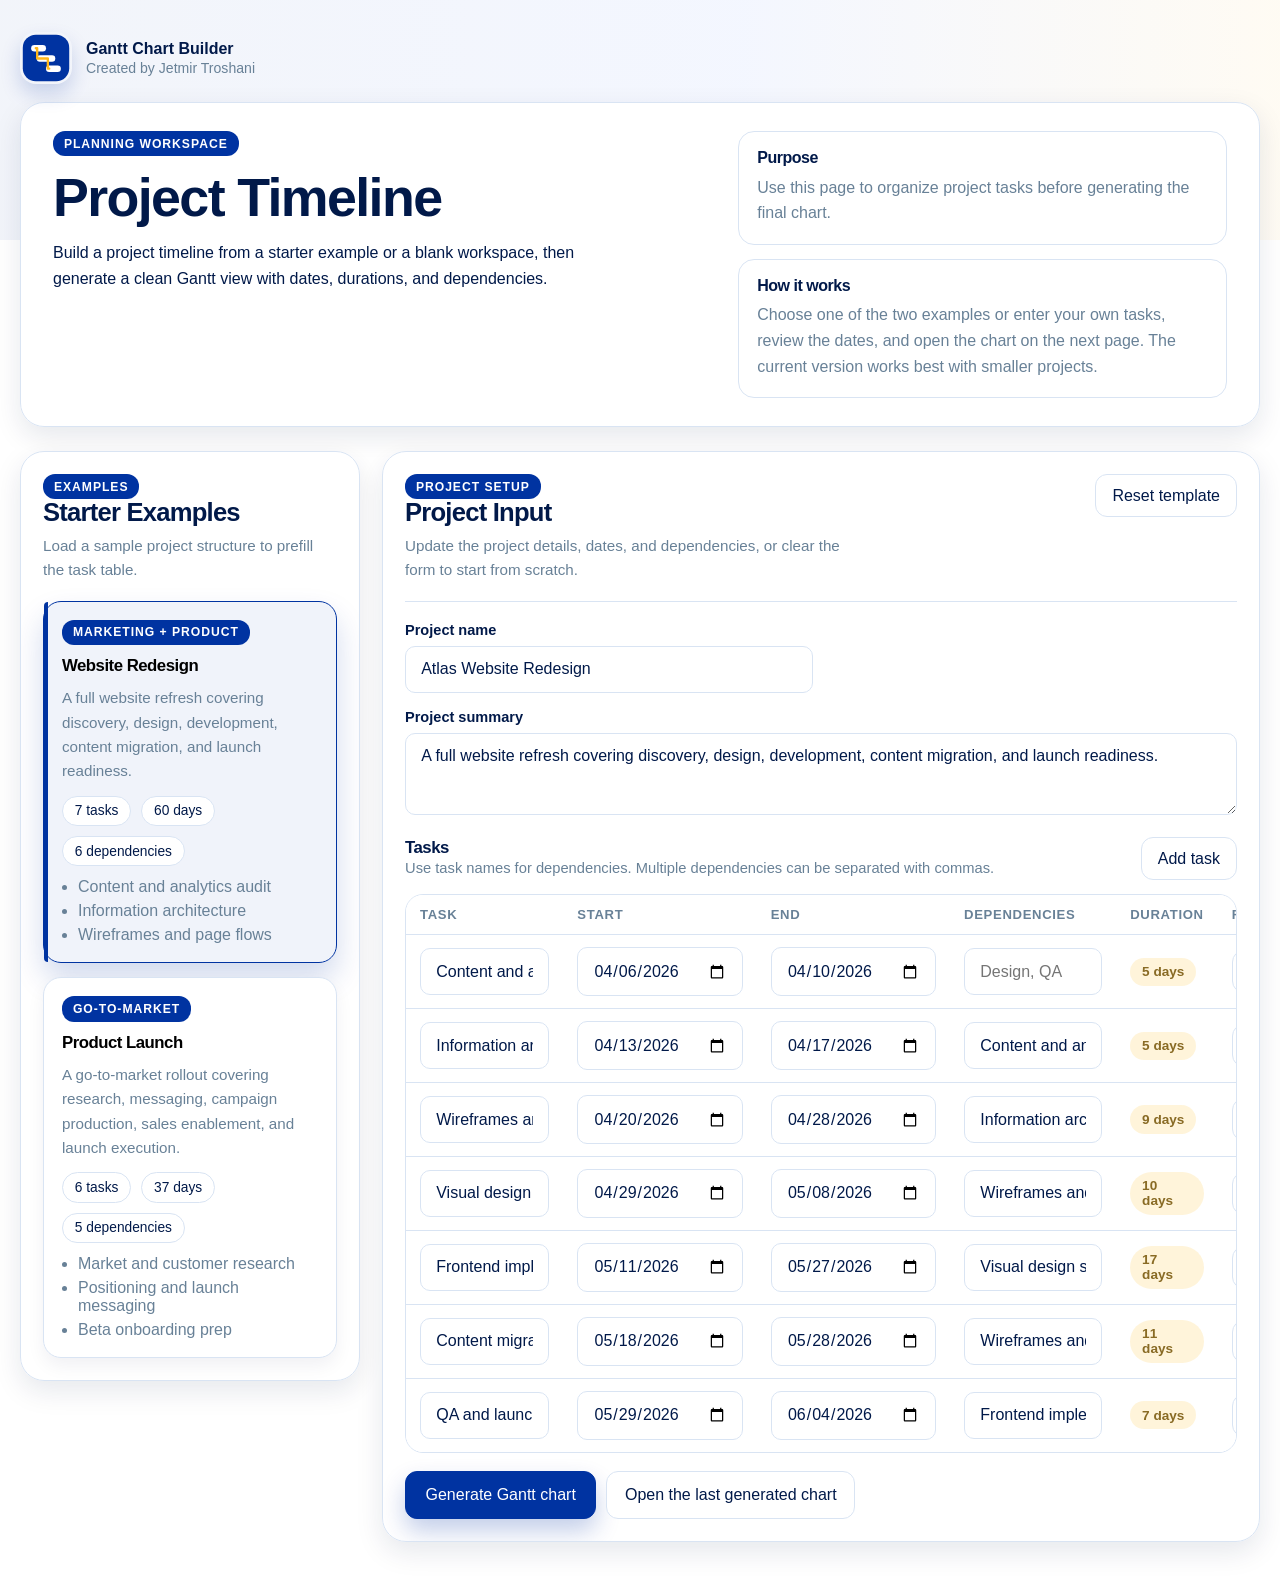
<file: index.html>
<!DOCTYPE html>
<html lang="en">
<head>
  <meta charset="UTF-8">
  <meta name="viewport" content="width=device-width, initial-scale=1.0">
  <title>Gantt Chart Builder</title>
  <link rel="stylesheet" href="styles.css">
</head>
<body class="landing-page">
  <div class="page-shell">
    <header class="topbar">
      <a href="index.html" class="brand">
        <img src="logo-mark.svg" alt="Gantt Chart Builder logo" class="brand-logo">
        <span class="brand-copy">
          <span class="brand-name">Gantt Chart Builder</span>
          <span class="brand-subtitle">Created by Jetmir Troshani</span>
        </span>
      </a>
    </header>

    <section class="page-hero" aria-labelledby="page-title">
      <div class="hero-copy">
        <div class="eyebrow">Planning Workspace</div>
        <h1 id="page-title">Project Timeline</h1>
        <p class="hero-purpose">
          Build a project timeline from a starter example or a blank workspace, then generate a clean Gantt
          view with dates, durations, and dependencies.
        </p>
      </div>

      <div class="hero-notes" aria-label="Page overview">
        <article class="hero-note">
          <h2>Purpose</h2>
          <p>Use this page to organize project tasks before generating the final chart.</p>
        </article>

        <article class="hero-note">
          <h2>How it works</h2>
          <p>Choose one of the two examples or enter your own tasks, review the dates, and open the chart on the next page. The current version works best with smaller projects.</p>
        </article>
      </div>
    </section>

    <main class="builder-layout">
      <section class="panel template-panel" aria-labelledby="template-panel-title">
        <div class="panel-heading">
          <div>
            <div class="step-label">Examples</div>
            <h2 id="template-panel-title">Starter Examples</h2>
            <p class="section-copy">Load a sample project structure to prefill the task table.</p>
          </div>
        </div>
        <div id="templateGrid" class="template-grid" aria-live="polite"></div>
      </section>

      <section class="panel editor-panel" aria-labelledby="editor-panel-title">
        <div class="panel-heading editor-heading">
          <div>
            <div class="step-label">Project Setup</div>
            <h2 id="editor-panel-title">Project Input</h2>
            <p class="section-copy">Update the project details, dates, and dependencies, or clear the form to start from scratch.</p>
          </div>
          <button type="button" id="resetTemplateButton" class="secondary-button">Reset template</button>
        </div>

        <form id="builderForm" novalidate>
          <div id="formAlert" class="form-alert" hidden></div>

          <div class="form-grid">
            <label class="field">
              <span>Project name</span>
              <input id="projectNameInput" name="projectName" type="text" maxlength="120" required>
            </label>
            <label class="field field-wide">
              <span>Project summary</span>
              <textarea id="projectSummaryInput" name="projectSummary" rows="3" maxlength="240"></textarea>
            </label>
          </div>

          <div class="table-toolbar">
            <div>
              <h3>Tasks</h3>
              <p>Use task names for dependencies. Multiple dependencies can be separated with commas.</p>
            </div>
            <button type="button" id="addTaskButton" class="secondary-button">Add task</button>
          </div>

          <div class="task-table-shell">
            <table class="task-table">
              <thead>
                <tr>
                  <th scope="col">Task</th>
                  <th scope="col">Start</th>
                  <th scope="col">End</th>
                  <th scope="col">Dependencies</th>
                  <th scope="col">Duration</th>
                  <th scope="col" class="row-action-cell">Row</th>
                </tr>
              </thead>
              <tbody id="tasksBody"></tbody>
            </table>
          </div>

          <div class="actions">
            <button type="submit" class="primary-button">Generate Gantt chart</button>
            <a href="chart.html" class="ghost-link">Open the last generated chart</a>
          </div>
        </form>
      </section>
    </main>
  </div>

  <script src="utils.js"></script>
  <script src="templates.js"></script>
  <script src="storage.js"></script>
  <script src="input-page.js"></script>
</body>
</html>
</file>
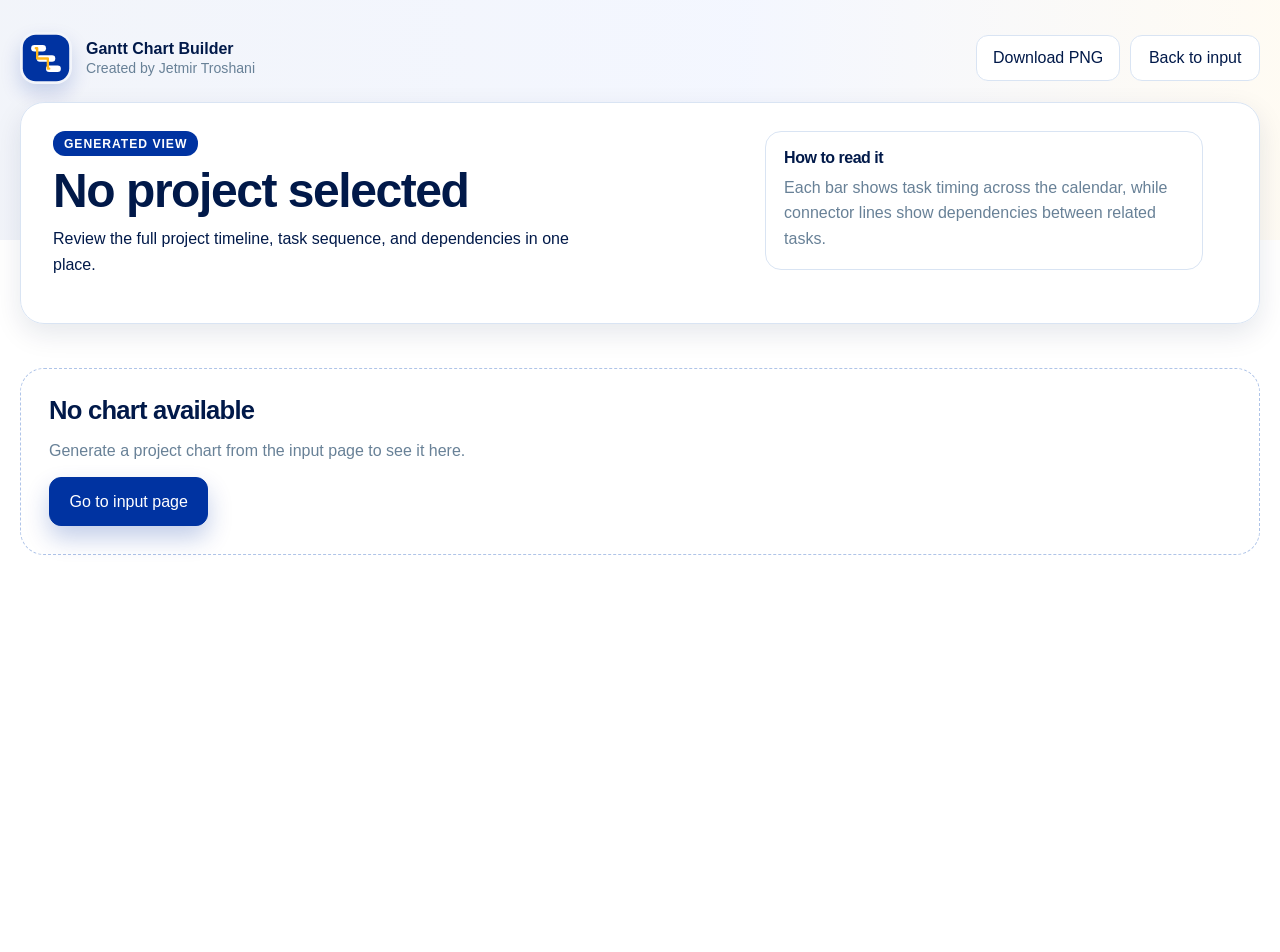
<file: chart.html>
<!DOCTYPE html>
<html lang="en">
<head>
  <meta charset="UTF-8">
  <meta name="viewport" content="width=device-width, initial-scale=1.0">
  <title>Generated Gantt Chart</title>
  <link rel="stylesheet" href="styles.css">
</head>
<body class="chart-page">
  <div class="chart-shell">
    <header class="topbar">
      <a href="index.html" class="brand">
        <img src="logo-mark.svg" alt="Gantt Chart Builder logo" class="brand-logo">
        <span class="brand-copy">
          <span class="brand-name">Gantt Chart Builder</span>
          <span class="brand-subtitle">Created by Jetmir Troshani</span>
        </span>
      </a>
      <div class="topbar-actions">
        <button type="button" id="downloadPngButton" class="secondary-button">Download PNG</button>
        <a href="index.html" class="ghost-link">Back to input</a>
      </div>
    </header>

    <div id="chartExportArea" class="chart-document">
      <section class="chart-header">
        <div class="chart-title-block">
          <div class="eyebrow">Generated View</div>
          <h1 id="chartProjectName">No project selected</h1>
          <p class="hero-purpose chart-purpose">Review the full project timeline, task sequence, and dependencies in one place.</p>
          <p id="chartProjectSummary" class="panel-copy"></p>
        </div>

        <div class="hero-notes chart-notes">
          <article class="hero-note">
            <h2>How to read it</h2>
            <p>Each bar shows task timing across the calendar, while connector lines show dependencies between related tasks.</p>
          </article>
        </div>

        <div class="chart-meta" id="chartMeta"></div>
      </section>

      <main id="chartMount" class="chart-main"></main>
    </div>
  </div>

  <script src="utils.js"></script>
  <script src="templates.js"></script>
  <script src="storage.js"></script>
  <script src="gantt.js"></script>
  <script src="chart-page.js"></script>
</body>
</html>
</file>
<file: styles.css>
:root {
  --white: #FFFFFF;
  --cuny-blue: #0033A1;
  --taxi: #FFB71B;
  --indigo: #011949;
  --azure: #1F5CFF;
  --deep-cyan: #00AFEF;
  --sky: #A3C9FF;
  --lemonade: #FFEE1D;
  --cream: #FFFCD5;
  --pearl: #F7F4EB;
  --dove: #D8D7D6;
  --slate: #688197;
  --charcoal: #383838;
  --pewter: #76777A;
  --ochre: #C89210;
  --umber: #896B25;
  --bg: var(--white);
  --bg-deep: var(--white);
  --surface: var(--white);
  --surface-subtle: var(--white);
  --surface-muted: #F4F8FF;
  --ink: var(--indigo);
  --muted: var(--slate);
  --line: #D9E4F3;
  --line-strong: #AFC4E8;
  --accent: var(--cuny-blue);
  --accent-strong: var(--indigo);
  --accent-soft: #EAF1FF;
  --danger: var(--taxi);
  --shadow-lg: 0 22px 48px rgba(1, 25, 73, 0.12);
  --shadow-md: 0 10px 28px rgba(1, 25, 73, 0.1);
  --radius-xl: 24px;
  --radius-lg: 18px;
  --radius-md: 14px;
  --radius-sm: 10px;
  --heading-font: "Avenir Next", "Segoe UI", "Helvetica Neue", sans-serif;
  --body-font: "Avenir Next", "Segoe UI", "Helvetica Neue", sans-serif;
  --mono-font: "SFMono-Regular", Menlo, Consolas, monospace;
}

*,
*::before,
*::after {
  box-sizing: border-box;
}

html {
  scroll-behavior: smooth;
}

body {
  margin: 0;
  min-height: 100vh;
  font-family: var(--body-font);
  color: var(--ink);
  background: var(--bg);
}

body::before {
  content: "";
  position: fixed;
  inset: 0 0 auto 0;
  height: 240px;
  pointer-events: none;
  background: linear-gradient(90deg, var(--cuny-blue) 0%, var(--azure) 58%, var(--taxi) 100%);
  opacity: 0.05;
}

a {
  color: inherit;
  text-decoration: none;
}

button,
input,
textarea {
  font: inherit;
}

button {
  cursor: pointer;
}

input,
textarea {
  width: 100%;
  border: 1px solid var(--line);
  border-radius: var(--radius-sm);
  padding: 0.84rem 0.95rem;
  background: var(--white);
  color: var(--ink);
  transition: border-color 160ms ease, box-shadow 160ms ease, background 160ms ease;
}

input:focus,
textarea:focus {
  outline: none;
  border-color: var(--accent);
  box-shadow: 0 0 0 4px rgba(0, 51, 161, 0.18);
}

textarea {
  resize: vertical;
}

.page-shell,
.chart-shell {
  position: relative;
  width: min(1440px, calc(100vw - 40px));
  margin: 0 auto;
  padding: 32px 0 44px;
}

.topbar {
  display: flex;
  justify-content: space-between;
  align-items: center;
  gap: 18px;
  margin-bottom: 18px;
}

.topbar-actions {
  display: flex;
  flex-wrap: wrap;
  justify-content: flex-end;
  gap: 10px;
}

.brand {
  display: inline-flex;
  align-items: center;
  gap: 14px;
}

.brand-logo {
  width: 52px;
  height: 52px;
  border-radius: 16px;
  flex-shrink: 0;
  box-shadow: 0 10px 20px rgba(0, 51, 161, 0.18);
}

.brand-copy {
  display: grid;
  gap: 2px;
}

.brand-name {
  font-size: 1rem;
  font-weight: 700;
  color: var(--ink);
}

.brand-subtitle {
  font-size: 0.88rem;
  color: var(--muted);
}

.page-hero,
.chart-header,
.panel,
.timeline-frame {
  border: 1px solid var(--line);
  border-radius: var(--radius-xl);
  background: rgba(255, 255, 255, 0.98);
  box-shadow: var(--shadow-md);
}

.page-hero,
.chart-header {
  display: grid;
  gap: 18px 24px;
  align-items: start;
  padding: 28px 32px;
}

.page-hero {
  grid-template-columns: minmax(0, 1.15fr) minmax(280px, 0.85fr);
  margin-bottom: 24px;
}

.chart-header {
  grid-template-columns: minmax(0, 1.1fr) minmax(240px, 0.7fr) auto;
  gap: 18px 24px;
  margin-bottom: 22px;
}

.eyebrow,
.step-label,
.template-category {
  display: inline-flex;
  align-items: center;
  width: fit-content;
  border-radius: 12px;
  padding: 0.35rem 0.68rem;
  background: var(--accent);
  color: var(--white);
  font-size: 0.76rem;
  font-weight: 700;
  letter-spacing: 0.08em;
  text-transform: uppercase;
}

h1,
h2,
h3 {
  margin: 0;
  font-family: var(--heading-font);
  font-weight: 700;
  letter-spacing: -0.03em;
  line-height: 1.04;
}

h1 {
  font-size: clamp(2.4rem, 4.8vw, 4rem);
  max-width: 15ch;
}

h2 {
  font-size: clamp(1.55rem, 2vw, 2.15rem);
}

h3 {
  font-size: 1.05rem;
}

p {
  margin: 0;
  color: var(--muted);
  line-height: 1.6;
}

.hero-copy {
  display: grid;
  gap: 14px;
  align-content: start;
}

.page-hero h1 {
  max-width: none;
  font-size: clamp(2.3rem, 4.2vw, 3.4rem);
}

.chart-title-block h1 {
  max-width: none;
  font-size: clamp(2rem, 4vw, 3rem);
}

.hero-purpose {
  max-width: 62ch;
  color: var(--ink);
  font-size: 1rem;
}

.chart-purpose {
  max-width: 60ch;
}

.hero-notes {
  display: grid;
  gap: 14px;
}

.hero-note {
  padding: 18px;
  border: 1px solid var(--line);
  border-radius: 16px;
  background: var(--surface-subtle);
}

.hero-note h2 {
  font-size: 1rem;
  margin-bottom: 8px;
}

.builder-layout {
  display: grid;
  grid-template-columns: 340px minmax(0, 1fr);
  gap: 22px;
  align-items: start;
}

.panel {
  position: relative;
  overflow: hidden;
}

.template-panel,
.editor-panel {
  padding: 22px;
}

.panel-heading {
  display: flex;
  justify-content: space-between;
  gap: 16px;
  align-items: start;
  margin-bottom: 18px;
}

.editor-heading {
  padding-bottom: 18px;
  border-bottom: 1px solid var(--line);
  margin-bottom: 20px;
}

.panel-copy {
  margin-top: 8px;
  max-width: 64ch;
}

.section-copy {
  margin-top: 8px;
  max-width: 54ch;
  font-size: 0.95rem;
}

.template-grid {
  display: grid;
  gap: 14px;
}

.template-card {
  position: relative;
  display: grid;
  gap: 12px;
  text-align: left;
  border: 1px solid var(--line);
  border-radius: var(--radius-lg);
  padding: 18px;
  background: var(--white);
  box-shadow: 0 8px 18px rgba(1, 25, 73, 0.06);
  transition: transform 160ms ease, border-color 160ms ease, box-shadow 160ms ease, background 160ms ease;
}

.template-card::before {
  content: "";
  position: absolute;
  inset: 0 auto 0 0;
  width: 4px;
  border-radius: var(--radius-lg) 0 0 var(--radius-lg);
  background: transparent;
}

.template-card:hover,
.template-card:focus-visible {
  transform: translateY(-1px);
  border-color: var(--sky);
  box-shadow: 0 14px 24px rgba(1, 25, 73, 0.12);
  outline: none;
}

.template-card.is-selected {
  border-color: var(--accent);
  background: rgba(0, 51, 161, 0.06);
  box-shadow: 0 16px 30px rgba(0, 51, 161, 0.18);
}

.template-card.is-selected::before {
  background: var(--accent);
}

.template-summary {
  font-size: 0.95rem;
}

.template-stats,
.chart-meta,
.actions {
  display: flex;
  flex-wrap: wrap;
  gap: 10px;
}

.stat-pill,
.meta-chip {
  display: inline-flex;
  align-items: center;
  border-radius: 999px;
  padding: 0.42rem 0.74rem;
  background: var(--white);
  border: 1px solid var(--line);
  font-size: 0.86rem;
  color: var(--ink);
}

.template-preview {
  margin: 0;
  padding-left: 1rem;
  color: var(--muted);
  display: grid;
  gap: 6px;
}

.form-grid {
  display: grid;
  grid-template-columns: repeat(2, minmax(0, 1fr));
  gap: 16px;
  margin-bottom: 22px;
}

.field {
  display: grid;
  gap: 8px;
}

.field span {
  font-size: 0.91rem;
  font-weight: 700;
  color: var(--ink);
}

.field-wide {
  grid-column: 1 / -1;
}

.table-toolbar {
  display: flex;
  justify-content: space-between;
  gap: 16px;
  align-items: end;
  margin-bottom: 14px;
}

.table-toolbar p {
  font-size: 0.92rem;
}

.task-table-shell {
  overflow: auto;
  border: 1px solid var(--line);
  border-radius: var(--radius-lg);
  background: var(--white);
  margin-bottom: 18px;
}

.task-table {
  width: 100%;
  min-width: 920px;
  border-collapse: collapse;
}

.task-table thead {
  background: var(--surface-subtle);
}

.task-table th,
.task-table td {
  padding: 12px 14px;
  text-align: left;
  border-bottom: 1px solid var(--line);
  vertical-align: middle;
}

.task-table th {
  font-size: 0.82rem;
  font-weight: 700;
  color: var(--muted);
  letter-spacing: 0.05em;
  text-transform: uppercase;
}

.task-table tbody tr:last-child td {
  border-bottom: 0;
}

.task-table input {
  min-width: 100px;
}

.duration-pill {
  display: inline-flex;
  align-items: center;
  min-width: 64px;
  justify-content: center;
  border-radius: 999px;
  padding: 0.42rem 0.74rem;
  background: rgba(255, 183, 27, 0.16);
  color: var(--umber);
  font-size: 0.85rem;
  font-weight: 700;
}

.row-action-cell {
  width: 88px;
}

.remove-row-button,
.secondary-button,
.ghost-link,
.primary-button {
  display: inline-flex;
  align-items: center;
  justify-content: center;
  border: 1px solid transparent;
  border-radius: 12px;
  transition: transform 160ms ease, box-shadow 160ms ease, background 160ms ease, border-color 160ms ease;
}

.remove-row-button,
.secondary-button {
  padding: 0.72rem 1rem;
  background: var(--surface-subtle);
  border-color: var(--line);
  color: var(--ink);
}

.remove-row-button:disabled {
  opacity: 0.45;
  cursor: not-allowed;
}

.ghost-link {
  padding: 0.82rem 1.1rem;
  border-color: var(--line);
  background: var(--white);
  color: var(--ink);
}

.primary-button {
  padding: 0.9rem 1.22rem;
  background: var(--accent);
  border-color: var(--accent);
  color: var(--white);
  box-shadow: 0 12px 24px rgba(0, 51, 161, 0.24);
}

.secondary-button:hover,
.ghost-link:hover,
.primary-button:hover,
.remove-row-button:hover {
  transform: translateY(-1px);
}

.primary-button:hover {
  background: var(--accent-strong);
  border-color: var(--accent-strong);
}

.form-alert {
  margin-bottom: 18px;
  border: 1px solid rgba(255, 183, 27, 0.32);
  border-radius: var(--radius-md);
  padding: 14px 16px;
  background: rgba(255, 183, 27, 0.12);
  color: var(--danger);
}

.form-alert p + p {
  margin-top: 6px;
}

.chart-title-block {
  display: grid;
  gap: 10px;
}

.chart-meta {
  align-self: start;
  justify-content: flex-end;
}

.chart-notes {
  min-width: 0;
}

.chart-main {
  min-height: 60vh;
}

.chart-document {
  display: grid;
  gap: 22px;
}

.empty-state {
  display: grid;
  gap: 14px;
  place-items: start;
  border: 1px dashed var(--line-strong);
  border-radius: var(--radius-xl);
  padding: 28px;
  background: rgba(255, 255, 255, 0.98);
}

.timeline-frame {
  overflow: hidden;
}

.gantt-board {
  display: grid;
  grid-template-columns: 320px minmax(0, 1fr);
  min-height: 540px;
}

.gantt-sidebar {
  border-right: 1px solid var(--line);
  background: var(--surface-subtle);
}

.sidebar-header {
  position: relative;
  background: var(--surface-muted);
}

.sidebar-grid {
  display: grid;
  grid-template-columns: minmax(0, 1fr);
  gap: 0;
  align-items: center;
  padding: 0 18px;
}

.sidebar-grid-header {
  height: 100%;
  align-content: center;
  color: var(--muted);
  font-size: 0.8rem;
  font-weight: 700;
  letter-spacing: 0.05em;
  text-transform: uppercase;
}

.sidebar-row {
  border-top: 1px solid var(--line);
  background: rgba(255, 255, 255, 0.94);
}

.task-label-group {
  display: grid;
  gap: 10px;
}

.task-label-group strong {
  font-size: 0.94rem;
  line-height: 1.35;
}

.task-inline-meta {
  display: flex;
  flex-wrap: wrap;
  align-items: center;
  gap: 8px;
}

.task-meta-pill {
  display: inline-flex;
  align-items: center;
  border-radius: 999px;
  padding: 0.26rem 0.62rem;
  background: rgba(255, 183, 27, 0.14);
  color: var(--umber);
  font-size: 0.74rem;
  font-weight: 700;
}

.dependency-chip {
  display: inline-flex;
  width: fit-content;
  align-items: center;
  border-radius: 999px;
  padding: 0.24rem 0.56rem;
  background: var(--accent-soft);
  color: var(--accent-strong);
  font-size: 0.74rem;
  font-family: var(--mono-font);
  letter-spacing: 0.02em;
}

.dependency-chip-row {
  display: flex;
  flex-wrap: wrap;
  gap: 6px;
}

.gantt-viewport {
  overflow: hidden;
  background: var(--white);
}

.gantt-scroll {
  width: 100%;
  min-height: 100%;
}

.timeline-content {
  position: relative;
  isolation: isolate;
}

.month-track,
.day-track,
.row-lanes,
.task-bars-layer,
.day-columns,
.dependency-layer {
  position: absolute;
  inset-inline-start: 0;
}

.month-cell,
.day-cell,
.day-column,
.row-lane,
.task-bar {
  position: absolute;
}

.month-track,
.day-track {
  z-index: 4;
}

.day-columns,
.row-lanes {
  z-index: 1;
}

.dependency-layer {
  z-index: 2;
}

.task-bars-layer {
  z-index: 3;
}

.month-cell {
  top: 0;
  display: flex;
  align-items: center;
  padding: 0 12px;
  border-right: 1px solid var(--line);
  border-bottom: 1px solid var(--line);
  background: var(--surface-muted);
  color: var(--ink);
  font-size: 0.86rem;
  font-weight: 700;
}

.day-cell {
  display: grid;
  place-items: center;
  align-content: center;
  gap: 2px;
  border-right: 1px solid var(--line);
  border-bottom: 1px solid var(--line);
  background: var(--white);
  color: var(--muted);
  font-size: 0.72rem;
}

.day-cell strong {
  color: var(--ink);
  font-size: 0.85rem;
}

.day-cell.is-emphasis {
  background: rgba(0, 51, 161, 0.06);
}

.day-column {
  border-right: 1px solid rgba(0, 51, 161, 0.08);
}

.day-column.is-emphasis {
  background: rgba(0, 51, 161, 0.04);
}

.row-lane {
  border-top: 1px solid rgba(0, 51, 161, 0.08);
}

.row-lane.is-alt {
  background: rgba(0, 51, 161, 0.02);
}

.task-bar {
  display: flex;
  align-items: center;
  gap: 10px;
  height: 40px;
  padding: 0 14px;
  border-radius: 14px;
  border: 1px solid rgba(255, 255, 255, 0.5);
  background: var(--accent-color, var(--accent));
  color: var(--accent-text-color, var(--white));
  box-shadow: 0 10px 18px rgba(1, 25, 73, 0.16);
  overflow: hidden;
  z-index: 1;
}

.task-bar-name {
  min-width: 0;
  overflow: hidden;
  text-overflow: ellipsis;
  white-space: nowrap;
  font-size: 0.85rem;
  font-weight: 700;
}

.day-cell.scale-week strong,
.day-cell.scale-month strong {
  font-size: 0.76rem;
}

.day-cell.scale-week span,
.day-cell.scale-month span {
  font-size: 0.66rem;
}

.dependency-layer {
  inset: 0;
  pointer-events: none;
}

.dependency-path {
  fill: none;
  stroke-width: 2.5;
  stroke-linecap: round;
  stroke-linejoin: round;
  opacity: 0.32;
}

.dependency-arrow {
  opacity: 0.5;
}

@media (max-width: 1180px) {
  .builder-layout {
    grid-template-columns: 1fr;
  }

  .page-hero,
  .chart-header {
    grid-template-columns: 1fr;
  }

  .gantt-board {
    grid-template-columns: 320px minmax(0, 1fr);
  }
}

@media (max-width: 780px) {
  .page-shell,
  .chart-shell {
    width: min(100vw - 22px, 1440px);
    padding-top: 18px;
    padding-bottom: 26px;
  }

  .topbar {
    flex-direction: column;
    align-items: stretch;
  }

  .topbar-actions {
    justify-content: stretch;
  }

  .brand {
    width: fit-content;
  }

  .page-hero,
  .chart-header,
  .template-panel,
  .editor-panel {
    padding: 18px;
  }

  .page-hero h1,
  .chart-title-block h1 {
    font-size: clamp(1.95rem, 7vw, 2.5rem);
  }

  .form-grid {
    grid-template-columns: 1fr;
  }

  .table-toolbar,
  .panel-heading {
    flex-direction: column;
    align-items: stretch;
  }

  .actions {
    flex-direction: column;
  }

  .primary-button,
  .ghost-link,
  .secondary-button {
    width: 100%;
  }

  .gantt-board {
    grid-template-columns: 1fr;
  }

  .gantt-sidebar {
    border-right: 0;
    border-bottom: 1px solid var(--line);
  }

  .sidebar-grid {
    grid-template-columns: minmax(240px, 1fr);
    min-width: 280px;
  }

  .gantt-sidebar,
  .gantt-viewport {
    overflow: hidden;
  }
}
</file>
